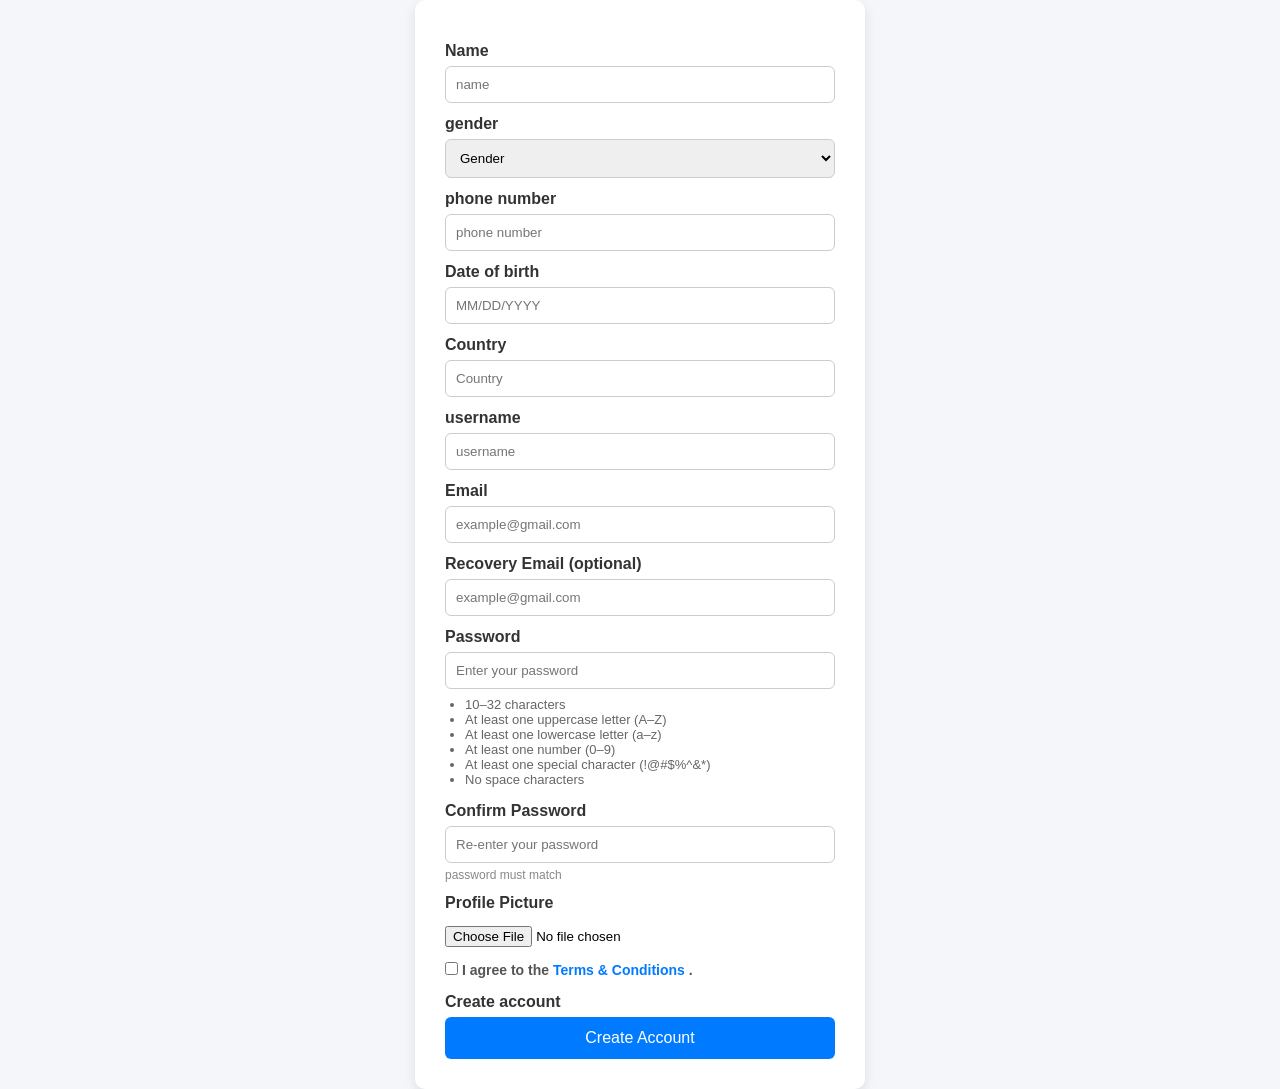
<file: index.html>
<!doctype html>
<html lang="en">
  <head>
    <meta charset="UTF-8" />
    <meta name="viewport" content="width=device-width, initial-scale=1.0" />
    <title>Email sign up</title>
    <link rel="stylesheet" href="./style.css">
  </head>
  <body>
    <form action="" class="container">
        <label for="name">Name </label>
      <input type="text" placeholder="name"  required/>
      <label for="gender">gender </label>
      <select name="gender" id="gender" required>
        <option value="" disabled selected hidden> Gender</option>
        <option value="male">Male</option>
        <option value="female">Female</option>
        <option value="other">Other</option>
      </select>
      <label for="phone number">phone number </label>
      <input type="number"  placeholder="phone number">
      <label for="dob">Date of birth</label>
      <input type="text"    name="dob" placeholder="MM/DD/YYYY" required>
      <label for="country">Country  </label>
<input list="africanCountries" id="country" name="country" placeholder="Country" required>
<datalist id="africanCountries">
  <option value="Algeria">
  <option value="Angola">
  <option value="Benin">
  <option value="Botswana">
  <option value="Burkina Faso">
  <option value="Burundi">
  <option value="Cabo Verde">
  <option value="Cameroon">
  <option value="Central African Republic">
  <option value="Chad">
  <option value="Comoros">
  <option value="Congo (Republic)">
  <option value="Congo (Democratic Republic)">
  <option value="Djibouti">
  <option value="Egypt">
  <option value="Equatorial Guinea">
  <option value="Eritrea">
  <option value="Eswatini">
  <option value="Ethiopia">
  <option value="Gabon">
  <option value="Gambia">
  <option value="Ghana">
  <option value="Guinea">
  <option value="Guinea-Bissau">
  <option value="Ivory Coast">
  <option value="Kenya">
  <option value="Lesotho">
  <option value="Liberia">
  <option value="Libya">
  <option value="Madagascar">
  <option value="Malawi">
  <option value="Mali">
  <option value="Mauritania">
  <option value="Mauritius">
  <option value="Morocco">
  <option value="Mozambique">
  <option value="Namibia">
  <option value="Niger">
  <option value="Nigeria">
  <option value="Rwanda">
  <option value="São Tomé and Príncipe">
  <option value="Senegal">
  <option value="Seychelles">
  <option value="Sierra Leone">
  <option value="Somalia">
  <option value="South Africa">
  <option value="South Sudan">
  <option value="Sudan">
  <option value="Tanzania">
  <option value="Togo">
  <option value="Tunisia">
  <option value="Uganda">
  <option value="Zambia">
  <option value="Zimbabwe">
</datalist>
<label for="username">username </label>
<input type="text" placeholder="username">
<label for="email">Email </label>
<input type="email"  id="email" placeholder="example@gmail.com" required autocomplete="email">
<label for="rcovery email">Recovery Email (optional)</label>
<input type="email" id="recovery" name=" recovery" placeholder="example@gmail.com" autocomplete="email">
<label for="password">Password </label>
<input 
  type="password" 
  id="password" 
  name="password" 
  placeholder="Enter your password"
  required
  pattern="^(?=.*[A-Z])(?=.*[a-z])(?=.*\d)(?=.*[\W_])(?!.*\s).{10,32}$"
  title="10-32 characters, at least one uppercase, one lowercase, one number, one special character, and no spaces."
>

<small>
  <ul id="list">
    <li>10–32 characters</li>
    <li>At least one uppercase letter (A–Z)</li>
    <li>At least one lowercase letter (a–z)</li>
    <li>At least one number (0–9)</li>
    <li>At least one special character (!@#$%^&*)</li>
    <li>No space characters</li>
  </ul>
</small>
<label for="confirmPassword">Confirm Password</label>
<input type="password" id="confirm" placeholder="Re-enter your password" required pattern="^(?=.*[A-Z])(?=.*[a-z])(?=.*\d)(?=.*[\W_])(?!.*\s).{10,32}$"
  title="10-32 characters, at least one uppercase, one lowercase, one number, one special character, and no spaces.">
<small>password must match</small>
<label for="profile">Profile Picture</label>
<input type="file" id="profilePic" accept="image/*">
<label class="terms">
  <input 
    type="checkbox" 
    id="agree" 
    name="agree" 
    required
  >
  I agree to the <a href="terms.html" target="_blank">Terms & Conditions</a> .
</label>
<label for="create account">Create account</label>
<button type="submitt">Create Account</button>
    </form>
  </body>
</html>
</file>
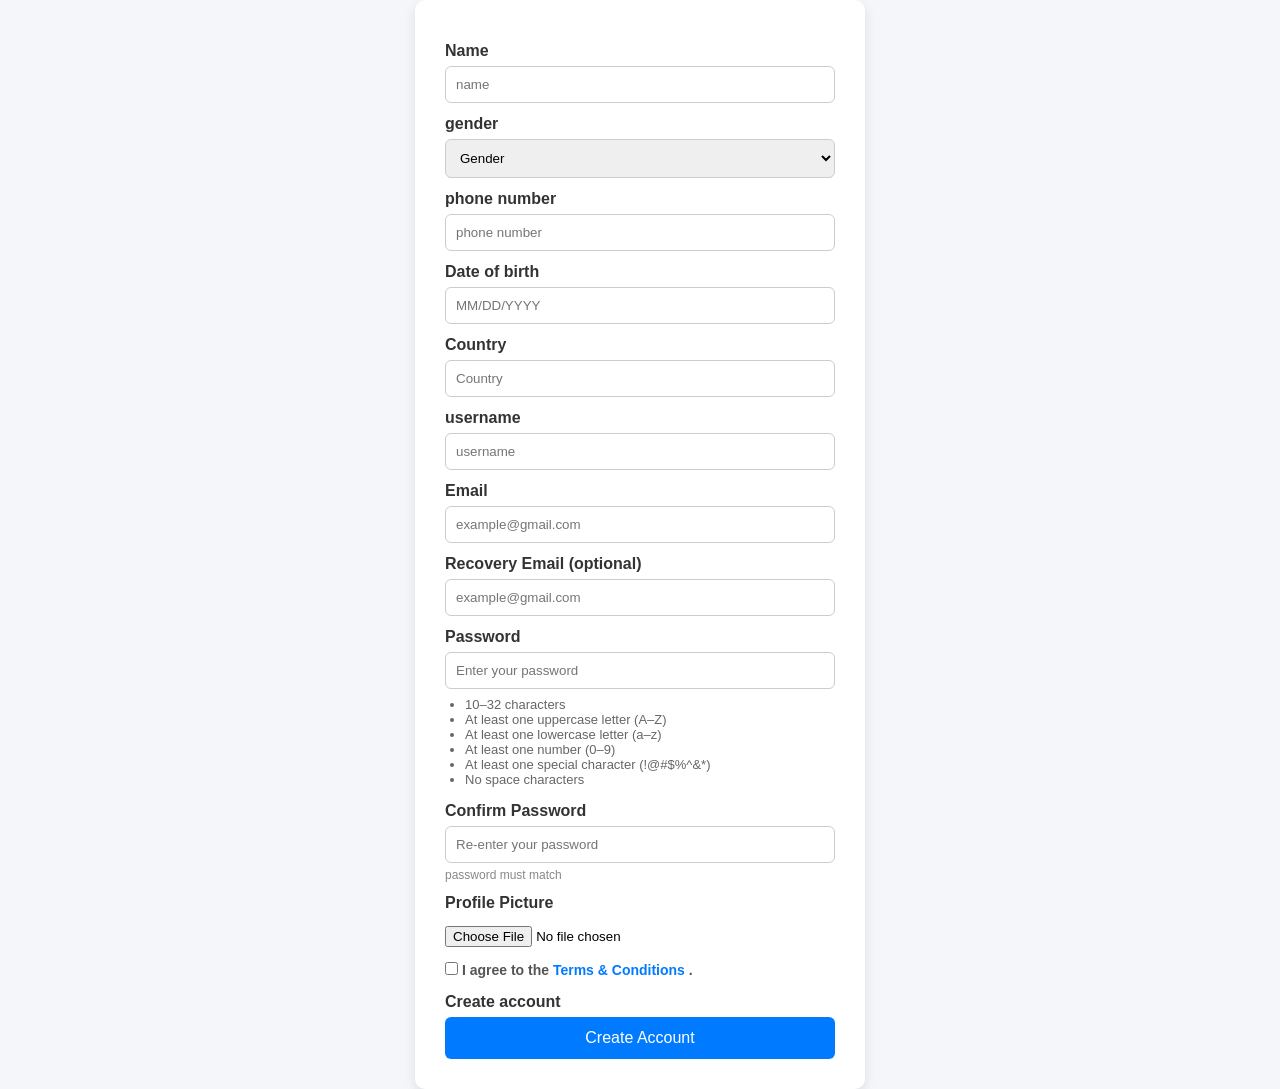
<file: html/index.html>
<!doctype html>
<html lang="en">
  <head>
    <meta charset="UTF-8" />
    <meta name="viewport" content="width=device-width, initial-scale=1.0" />
    <title>Email sign up</title>
    <link rel="stylesheet" href="../css/style.css">
  </head>
  <body>
    <form action="" class="container">
        <label for="name">Name </label>
      <input type="text" placeholder="name"  required/>
      <label for="gender">gender </label>
      <select name="gender" id="gender" required>
        <option value="" disabled selected hidden> Gender</option>
        <option value="male">Male</option>
        <option value="female">Female</option>
        <option value="other">Other</option>
      </select>
      <label for="phone number">phone number </label>
      <input type="number"  placeholder="phone number">
      <label for="dob">Date of birth</label>
      <input type="text"    name="dob" placeholder="MM/DD/YYYY" required>
      <label for="country">Country  </label>
<input list="africanCountries" id="country" name="country" placeholder="Country" required>
<datalist id="africanCountries">
  <option value="Algeria">
  <option value="Angola">
  <option value="Benin">
  <option value="Botswana">
  <option value="Burkina Faso">
  <option value="Burundi">
  <option value="Cabo Verde">
  <option value="Cameroon">
  <option value="Central African Republic">
  <option value="Chad">
  <option value="Comoros">
  <option value="Congo (Republic)">
  <option value="Congo (Democratic Republic)">
  <option value="Djibouti">
  <option value="Egypt">
  <option value="Equatorial Guinea">
  <option value="Eritrea">
  <option value="Eswatini">
  <option value="Ethiopia">
  <option value="Gabon">
  <option value="Gambia">
  <option value="Ghana">
  <option value="Guinea">
  <option value="Guinea-Bissau">
  <option value="Ivory Coast">
  <option value="Kenya">
  <option value="Lesotho">
  <option value="Liberia">
  <option value="Libya">
  <option value="Madagascar">
  <option value="Malawi">
  <option value="Mali">
  <option value="Mauritania">
  <option value="Mauritius">
  <option value="Morocco">
  <option value="Mozambique">
  <option value="Namibia">
  <option value="Niger">
  <option value="Nigeria">
  <option value="Rwanda">
  <option value="São Tomé and Príncipe">
  <option value="Senegal">
  <option value="Seychelles">
  <option value="Sierra Leone">
  <option value="Somalia">
  <option value="South Africa">
  <option value="South Sudan">
  <option value="Sudan">
  <option value="Tanzania">
  <option value="Togo">
  <option value="Tunisia">
  <option value="Uganda">
  <option value="Zambia">
  <option value="Zimbabwe">
</datalist>
<label for="username">username </label>
<input type="text" placeholder="username">
<label for="email">Email </label>
<input type="email"  id="email" placeholder="example@gmail.com" required autocomplete="email">
<label for="rcovery email">Recovery Email (optional)</label>
<input type="email" id="recovery" name=" recovery" placeholder="example@gmail.com" autocomplete="email">
<label for="password">Password </label>
<input 
  type="password" 
  id="password" 
  name="password" 
  placeholder="Enter your password"
  required
  pattern="^(?=.*[A-Z])(?=.*[a-z])(?=.*\d)(?=.*[\W_])(?!.*\s).{10,32}$"
  title="10-32 characters, at least one uppercase, one lowercase, one number, one special character, and no spaces."
>

<small>
  <ul id="list">
    <li>10–32 characters</li>
    <li>At least one uppercase letter (A–Z)</li>
    <li>At least one lowercase letter (a–z)</li>
    <li>At least one number (0–9)</li>
    <li>At least one special character (!@#$%^&*)</li>
    <li>No space characters</li>
  </ul>
</small>
<label for="confirmPassword">Confirm Password</label>
<input type="password" id="confirm" placeholder="Re-enter your password" required pattern="^(?=.*[A-Z])(?=.*[a-z])(?=.*\d)(?=.*[\W_])(?!.*\s).{10,32}$"
  title="10-32 characters, at least one uppercase, one lowercase, one number, one special character, and no spaces.">
<small>password must match</small>
<label for="profile">Profile Picture</label>
<input type="file" id="profilePic" accept="image/*">
<label class="terms">
  <input 
    type="checkbox" 
    id="agree" 
    name="agree" 
    required
  >
  I agree to the <a href="terms.html" target="_blank">Terms & Conditions</a> .
</label>
<label for="create account">Create account</label>
<button type="submitt">Create Account</button>
    </form>
  </body>
</html>
</file>
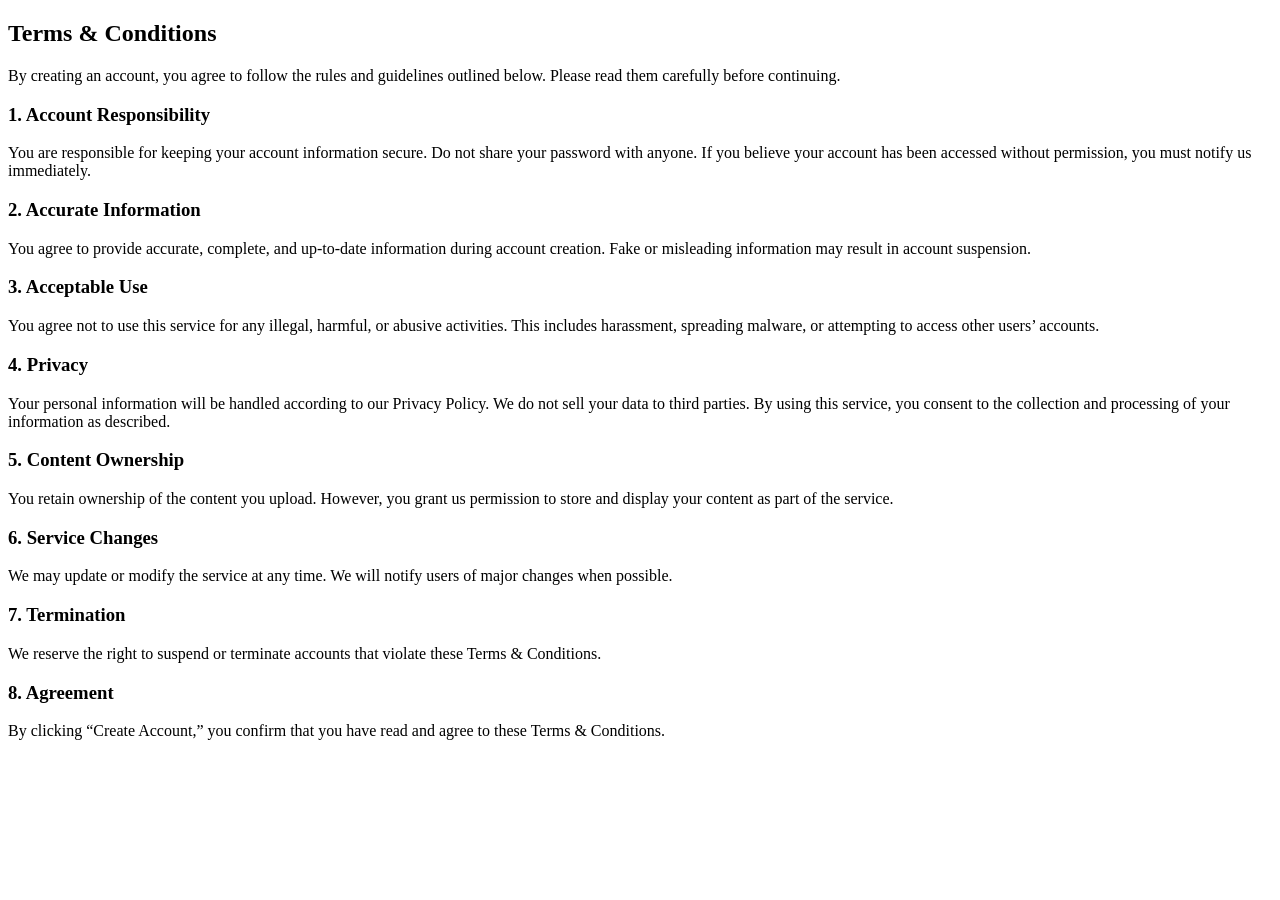
<file: terms.html>
<!DOCTYPE html>
<html lang="en">
<head>
    <meta charset="UTF-8">
    <meta name="viewport" content="width=device-width, initial-scale=1.0">
    <title>terms and conditions</title>
</head>
<body>
   <h2>Terms & Conditions</h2>

<p>By creating an account, you agree to follow the rules and guidelines outlined below. Please read them carefully before continuing.</p>

<h3>1. Account Responsibility</h3>
<p>You are responsible for keeping your account information secure. Do not share your password with anyone. If you believe your account has been accessed without permission, you must notify us immediately.</p>

<h3>2. Accurate Information</h3>
<p>You agree to provide accurate, complete, and up‑to‑date information during account creation. Fake or misleading information may result in account suspension.</p>

<h3>3. Acceptable Use</h3>
<p>You agree not to use this service for any illegal, harmful, or abusive activities. This includes harassment, spreading malware, or attempting to access other users’ accounts.</p>

<h3>4. Privacy</h3>
<p>Your personal information will be handled according to our Privacy Policy. We do not sell your data to third parties. By using this service, you consent to the collection and processing of your information as described.</p>

<h3>5. Content Ownership</h3>
<p>You retain ownership of the content you upload. However, you grant us permission to store and display your content as part of the service.</p>

<h3>6. Service Changes</h3>
<p>We may update or modify the service at any time. We will notify users of major changes when possible.</p>

<h3>7. Termination</h3>
<p>We reserve the right to suspend or terminate accounts that violate these Terms & Conditions.</p>

<h3>8. Agreement</h3>
<p>By clicking “Create Account,” you confirm that you have read and agree to these Terms & Conditions.</p>
</body>
</html>
</file>
<file: style.css>
/* General reset */
* {
  margin: 0;
  padding: 0;
  box-sizing: border-box;
  font-family: Arial, Helvetica, sans-serif;
}

/* Body styling */
body {
  background: #f4f6f9;
  display: flex;
  justify-content: center;
  align-items: center;
  min-height: 100vh;
}

/* Form container */
.container {
  background: #ffffff;
  padding: 30px;
  border-radius: 10px;
  box-shadow: 0px 4px 12px rgba(0,0,0,0.1);
  width: 100%;
  max-width: 450px;
}

/* Labels */
label {
  display: block;
  margin: 12px 0 6px;
  font-weight: bold;
  color: #333;
}

/* Inputs, selects, file upload */
input[type="text"],
input[type="number"],
input[type="email"],
input[type="password"],
input[list],
select {
  width: 100%;
  padding: 10px;
  border: 1px solid #ccc;
  border-radius: 6px;
  outline: none;
  transition: border 0.3s ease;
}

input:focus,
select:focus {
  border-color: #007bff;
}

/* File input */
input[type="file"] {
  margin-top: 8px;
}

/* Checkbox terms */
.terms {
  margin: 15px 0;
  font-size: 14px;
  color: #555;
}

.terms a {
  color: #007bff;
  text-decoration: none;
}

.terms a:hover {
  text-decoration: underline;
}

/* Password rules list */
#list {
  margin: 8px 0 15px 20px;
  font-size: 13px;
  color: #666;
}

/* Small notes */
small {
  display: block;
  margin-top: 5px;
  font-size: 12px;
  color: #888;
}

/* Submit button */
button {
  width: 100%;
  padding: 12px;
  background: #007bff;
  color: #fff;
  border: none;
  border-radius: 6px;
  font-size: 16px;
  cursor: pointer;
  transition: background 0.3s ease;
}

button:hover {
  background: #0056b3;
}
</file>
<file: css/style.css>
/* General reset */
* {
  margin: 0;
  padding: 0;
  box-sizing: border-box;
  font-family: Arial, Helvetica, sans-serif;
}

/* Body styling */
body {
  background: #f4f6f9;
  display: flex;
  justify-content: center;
  align-items: center;
  min-height: 100vh;
}

/* Form container */
.container {
  background: #ffffff;
  padding: 30px;
  border-radius: 10px;
  box-shadow: 0px 4px 12px rgba(0,0,0,0.1);
  width: 100%;
  max-width: 450px;
}

/* Labels */
label {
  display: block;
  margin: 12px 0 6px;
  font-weight: bold;
  color: #333;
}

/* Inputs, selects, file upload */
input[type="text"],
input[type="number"],
input[type="email"],
input[type="password"],
input[list],
select {
  width: 100%;
  padding: 10px;
  border: 1px solid #ccc;
  border-radius: 6px;
  outline: none;
  transition: border 0.3s ease;
}

input:focus,
select:focus {
  border-color: #007bff;
}

/* File input */
input[type="file"] {
  margin-top: 8px;
}

/* Checkbox terms */
.terms {
  margin: 15px 0;
  font-size: 14px;
  color: #555;
}

.terms a {
  color: #007bff;
  text-decoration: none;
}

.terms a:hover {
  text-decoration: underline;
}

/* Password rules list */
#list {
  margin: 8px 0 15px 20px;
  font-size: 13px;
  color: #666;
}

/* Small notes */
small {
  display: block;
  margin-top: 5px;
  font-size: 12px;
  color: #888;
}

/* Submit button */
button {
  width: 100%;
  padding: 12px;
  background: #007bff;
  color: #fff;
  border: none;
  border-radius: 6px;
  font-size: 16px;
  cursor: pointer;
  transition: background 0.3s ease;
}

button:hover {
  background: #0056b3;
}
</file>
